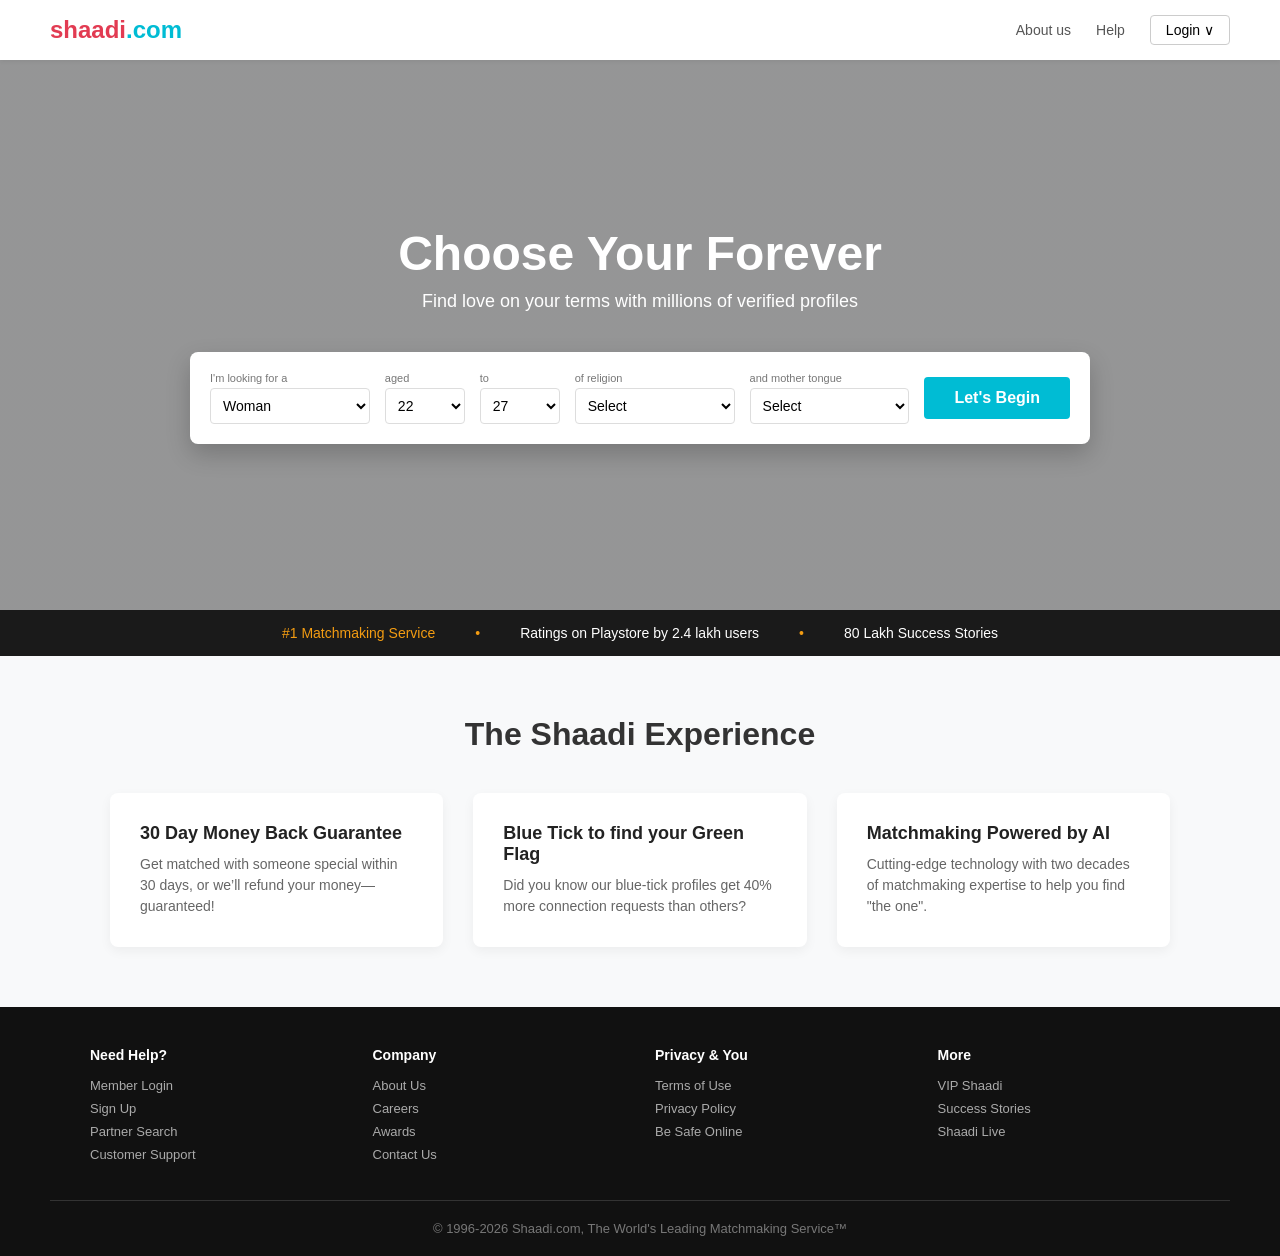
<file: Shaadi.html>
<!DOCTYPE html>
<html lang="eng">
<head>
    <meta charset="UTF-8">
    <meta name="viewport" content="width=device-width, initial-scale=1.0">
    <title>Shaadi.com - India's Most Trusted Matrimony Platform</title>
    <link rel="stylesheet" href="style.css">
</head>
<body>

    <!-- Header Section -->
    <header>
        <a href="#" class="logo">shaadi<span style="color: #00bcd4;">.com</span></a>
        <div class="nav-links">
            <a href="#">About us</a>
            <a href="#">Help</a>
            <button class="login-btn">Login &or;</button>
        </div>
    </header>

    <!-- Hero Section -->
    <section class="hero-section">
        <h1>Choose Your Forever</h1>
        <p>Find love on your terms with millions of verified profiles</p>

        <!-- Search Widget -->
        <div class="search-widget">
            <div class="search-field">
                <label>I'm looking for a</label>
                <select>
                    <option>Woman</option>
                    <option>Man</option>
                </select>
            </div>
            <div class="search-field" style="flex: 0.5;">
                <label>aged</label>
                <select>
                    <option>22</option>
                    <option>23</option>
                    <option>24</option>
                </select>
            </div>
            <div class="search-field" style="flex: 0.5;">
                <label>to</label>
                <select>
                    <option>27</option>
                    <option>28</option>
                    <option>29</option>
                </select>
            </div>
            <div class="search-field">
                <label>of religion</label>
                <select>
                    <option>Select</option>
                    <option>Hindu</option>
                    <option>Muslim</option>
                    <option>Christian</option>
                </select>
            </div>
            <div class="search-field">
                <label>and mother tongue</label>
                <select>
                    <option>Select</option>
                    <option>Hindi</option>
                    <option>English</option>
                    <option>Telugu</option>
                </select>
            </div>
            <button class="let-begin-btn">Let's Begin</button>
        </div>
    </section>

    <!-- Stats Bar -->
    <div class="stats-bar">
        <span>#1 Matchmaking Service</span>
        <span>&bull;</span>
        <div>Ratings on Playstore by 2.4 lakh users</div>
        <span>&bull;</span>
        <div>80 Lakh Success Stories</div>
    </div>

    <!-- Features Section -->
    <section class="features-container">
        <h2>The Shaadi Experience</h2>
        <div class="feature-grid">
            <div class="feature-card">
                <h3>30 Day Money Back Guarantee</h3>
                <p>Get matched with someone special within 30 days, or we’ll refund your money—guaranteed!</p>
            </div>
            <div class="feature-card">
                <h3>Blue Tick to find your Green Flag</h3>
                <p>Did you know our blue-tick profiles get 40% more connection requests than others?</p>
            </div>
            <div class="feature-card">
                <h3>Matchmaking Powered by AI</h3>
                <p>Cutting-edge technology with two decades of matchmaking expertise to help you find "the one".</p>
            </div>
        </div>
    </section>

    <!-- Footer -->
    <footer>
        <div class="footer-content">
            <div class="footer-column">
                <h4>Need Help?</h4>
                <ul>
                    <li><a href="#">Member Login</a></li>
                    <li><a href="#">Sign Up</a></li>
                    <li><a href="#">Partner Search</a></li>
                    <li><a href="#">Customer Support</a></li>
                </ul>
            </div>
            <div class="footer-column">
                <h4>Company</h4>
                <ul>
                    <li><a href="#">About Us</a></li>
                    <li><a href="#">Careers</a></li>
                    <li><a href="#">Awards</a></li>
                    <li><a href="#">Contact Us</a></li>
                </ul>
            </div>
            <div class="footer-column">
                <h4>Privacy & You</h4>
                <ul>
                    <li><a href="#">Terms of Use</a></li>
                    <li><a href="#">Privacy Policy</a></li>
                    <li><a href="#">Be Safe Online</a></li>
                </ul>
            </div>
            <div class="footer-column">
                <h4>More</h4>
                <ul>
                    <li><a href="#">VIP Shaadi</a></li>
                    <li><a href="#">Success Stories</a></li>
                    <li><a href="#">Shaadi Live</a></li>
                </ul>
            </div>
        </div>
        <div class="footer-bottom">
            <p>&copy; 1996-2026 Shaadi.com, The World's Leading Matchmaking Service&trade;</p>
        </div>
    </footer>

</body>
</html>
</file>
<file: style.css>
* {
    margin: 0;
    padding: 0;
    box-sizing: border-box;
    font-family: Arial, sans-serif;
}

body {
    background-color: #f8f9fa;
    color: #333;
}

/* Header / Navbar */
header {
    display: flex;
    justify-content: space-between;
    align-items: center;
    padding: 15px 50px;
    background-color: #ffffff;
    box-shadow: 0 2px 4px rgba(0,0,0,0.05);
    position: sticky;
    top: 0;
    z-index: 1000;
}

.logo {
    font-size: 24px;
    font-weight: bold;
    color: #e23b52;
    text-decoration: none;
}

.nav-links {
    display: flex;
    gap: 25px;
    align-items: center;
}

.nav-links a {
    text-decoration: none;
    color: #555;
    font-size: 14px;
}

.login-btn {
    border: 1px solid #ccc;
    padding: 6px 15px;
    border-radius: 4px;
    background: transparent;
    cursor: pointer;
    font-size: 14px;
}

/* Hero Section */
.hero-section {
    position: relative;
    height: 550px;
    background: linear-gradient(rgba(0,0,0,0.4), rgba(0,0,0,0.4)), url('https://images.unsplash.com/photo-1583939003579-730e3918a45a?auto=format&fit=crop&w=1920&q=80') no-repeat center center/cover;
    display: flex;
    flex-direction: column;
    justify-content: center;
    align-items: center;
    text-align: center;
    color: white;
    padding: 0 20px;
}

.hero-section h1 {
    font-size: 48px;
    margin-bottom: 10px;
    font-weight: 700;
}

.hero-section p {
    font-size: 18px;
    margin-bottom: 40px;
}

/* Search Bar Widget */
.search-widget {
    background: #ffffff;
    padding: 20px;
    border-radius: 8px;
    display: flex;
    gap: 15px;
    align-items: center;
    box-shadow: 0 10px 25px rgba(0,0,0,0.2);
    color: #333;
    max-width: 900px;
    width: 100%;
}

.search-field {
    display: flex;
    flex-direction: column;
    text-align: left;
    flex: 1;
}

.search-field label {
    font-size: 11px;
    color: #777;
    margin-bottom: 4px;
}

.search-field select {
    padding: 8px;
    border: 1px solid #ddd;
    border-radius: 4px;
    font-size: 14px;
    background: #fff;
    outline: none;
}

.let-begin-btn {
    background-color: #00bcd4;
    color: white;
    border: none;
    padding: 12px 30px;
    border-radius: 4px;
    font-size: 16px;
    font-weight: bold;
    cursor: pointer;
    transition: background 0.2s;
}

.let-begin-btn:hover {
    background-color: #00acc1;
}

/* Stats Bar */
.stats-bar {
    background-color: #1a1a1a;
    color: #fff;
    display: flex;
    justify-content: center;
    align-items: center;
    gap: 40px;
    padding: 15px;
    font-size: 14px;
}

.stats-bar span {
    color: #f39c12;
}

/* Features Section */
.features-container {
    max-width: 1100px;
    margin: 60px auto;
    padding: 0 20px;
    text-align: center;
}

.features-container h2 {
    font-size: 32px;
    margin-bottom: 40px;
}

.feature-grid {
    display: grid;
    grid-template-columns: repeat(auto-fit, minmax(250px, 1fr));
    gap: 30px;
    text-align: left;
}

.feature-card {
    background: #fff;
    padding: 30px;
    border-radius: 8px;
    box-shadow: 0 4px 12px rgba(0,0,0,0.05);
}

.feature-card h3 {
    font-size: 18px;
    margin-bottom: 10px;
    color: #222;
}

.feature-card p {
    font-size: 14px;
    color: #666;
    line-height: 1.5;
}

/* Footer */
footer {
    background-color: #111;
    color: #aaa;
    padding: 40px 50px 20px;
    font-size: 13px;
}

.footer-content {
    max-width: 1100px;
    margin: 0 auto;
    display: grid;
    grid-template-columns: repeat(auto-fit, minmax(180px, 1fr));
    gap: 30px;
    margin-bottom: 30px;
}

.footer-column h4 {
    color: #fff;
    margin-bottom: 15px;
    font-size: 14px;
}

.footer-column ul {
    list-style: none;
}

.footer-column ul li {
    margin-bottom: 8px;
}

.footer-column ul li a {
    color: #aaa;
    text-decoration: none;
}

.footer-column ul li a:hover {
    color: #fff;
}

.footer-bottom {
    text-align: center;
    border-top: 1px solid #333;
    padding-top: 20px;
    color: #777;
}
</file>
